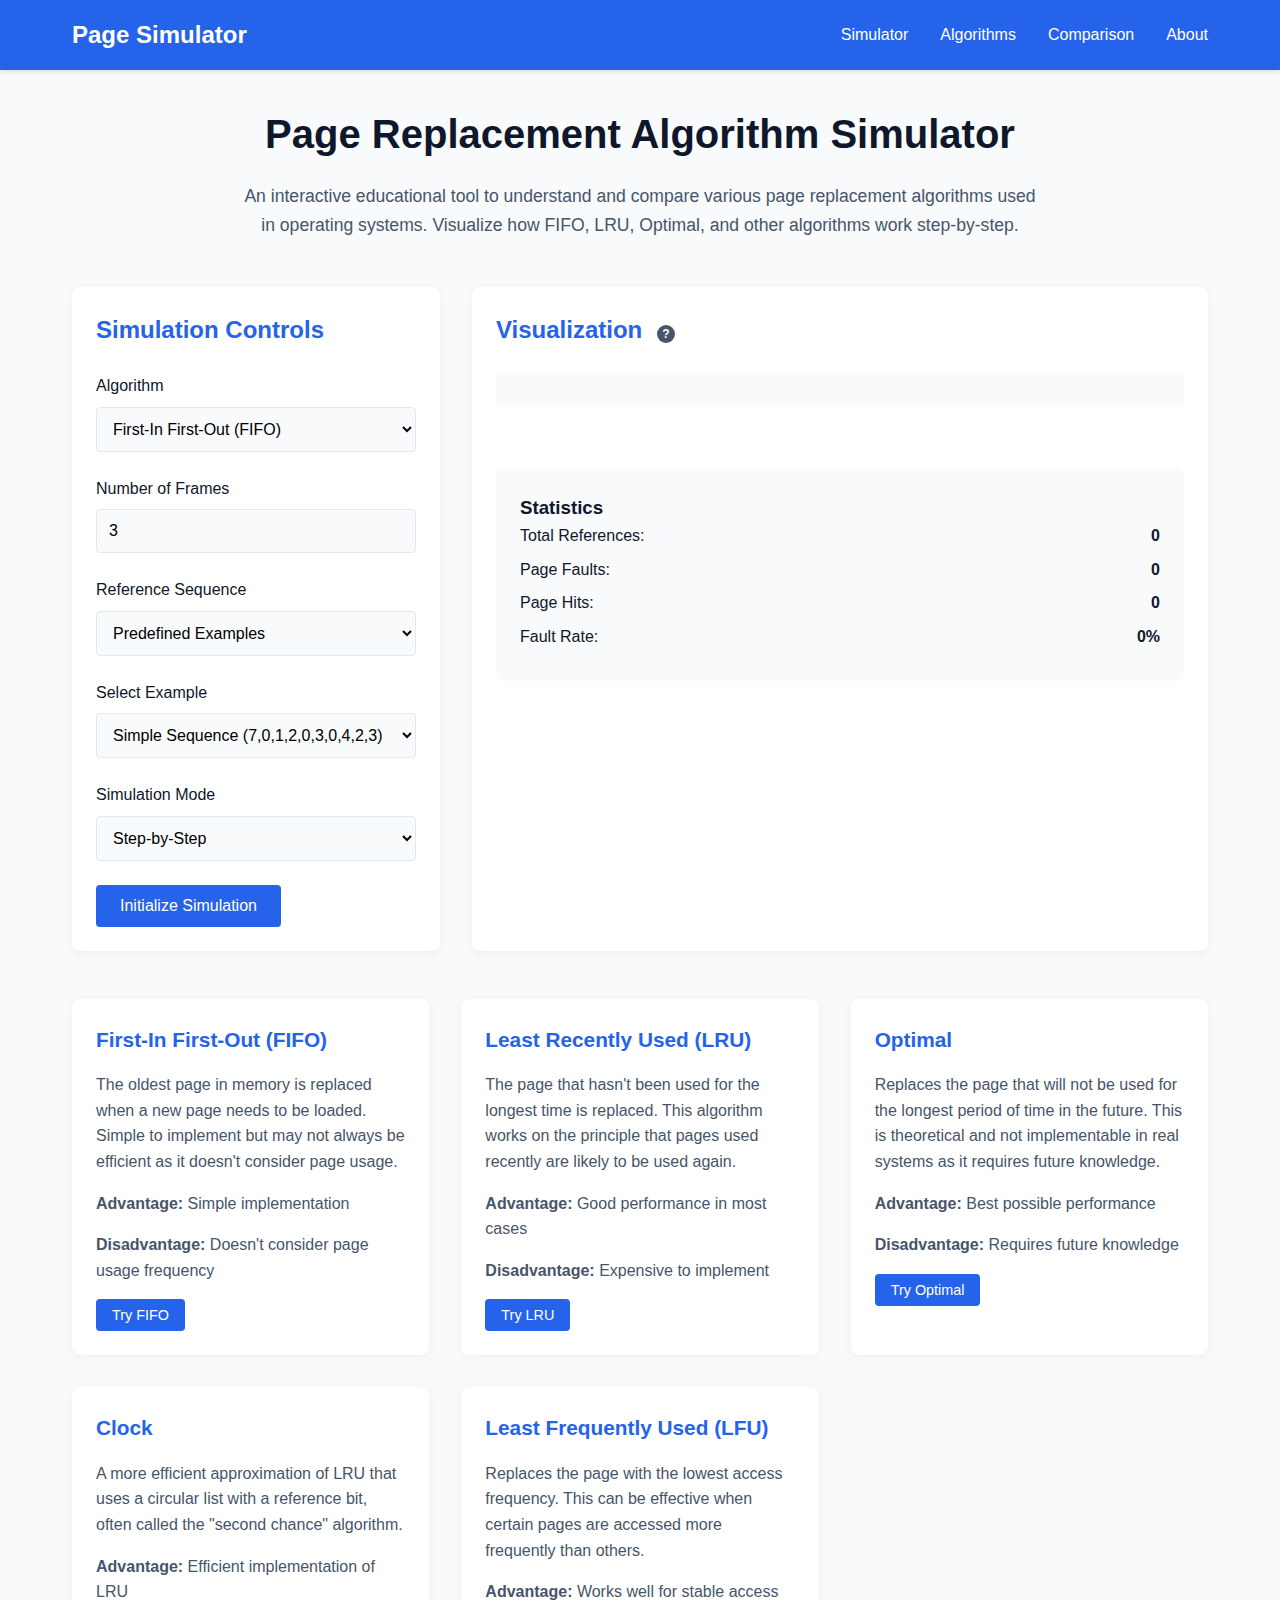
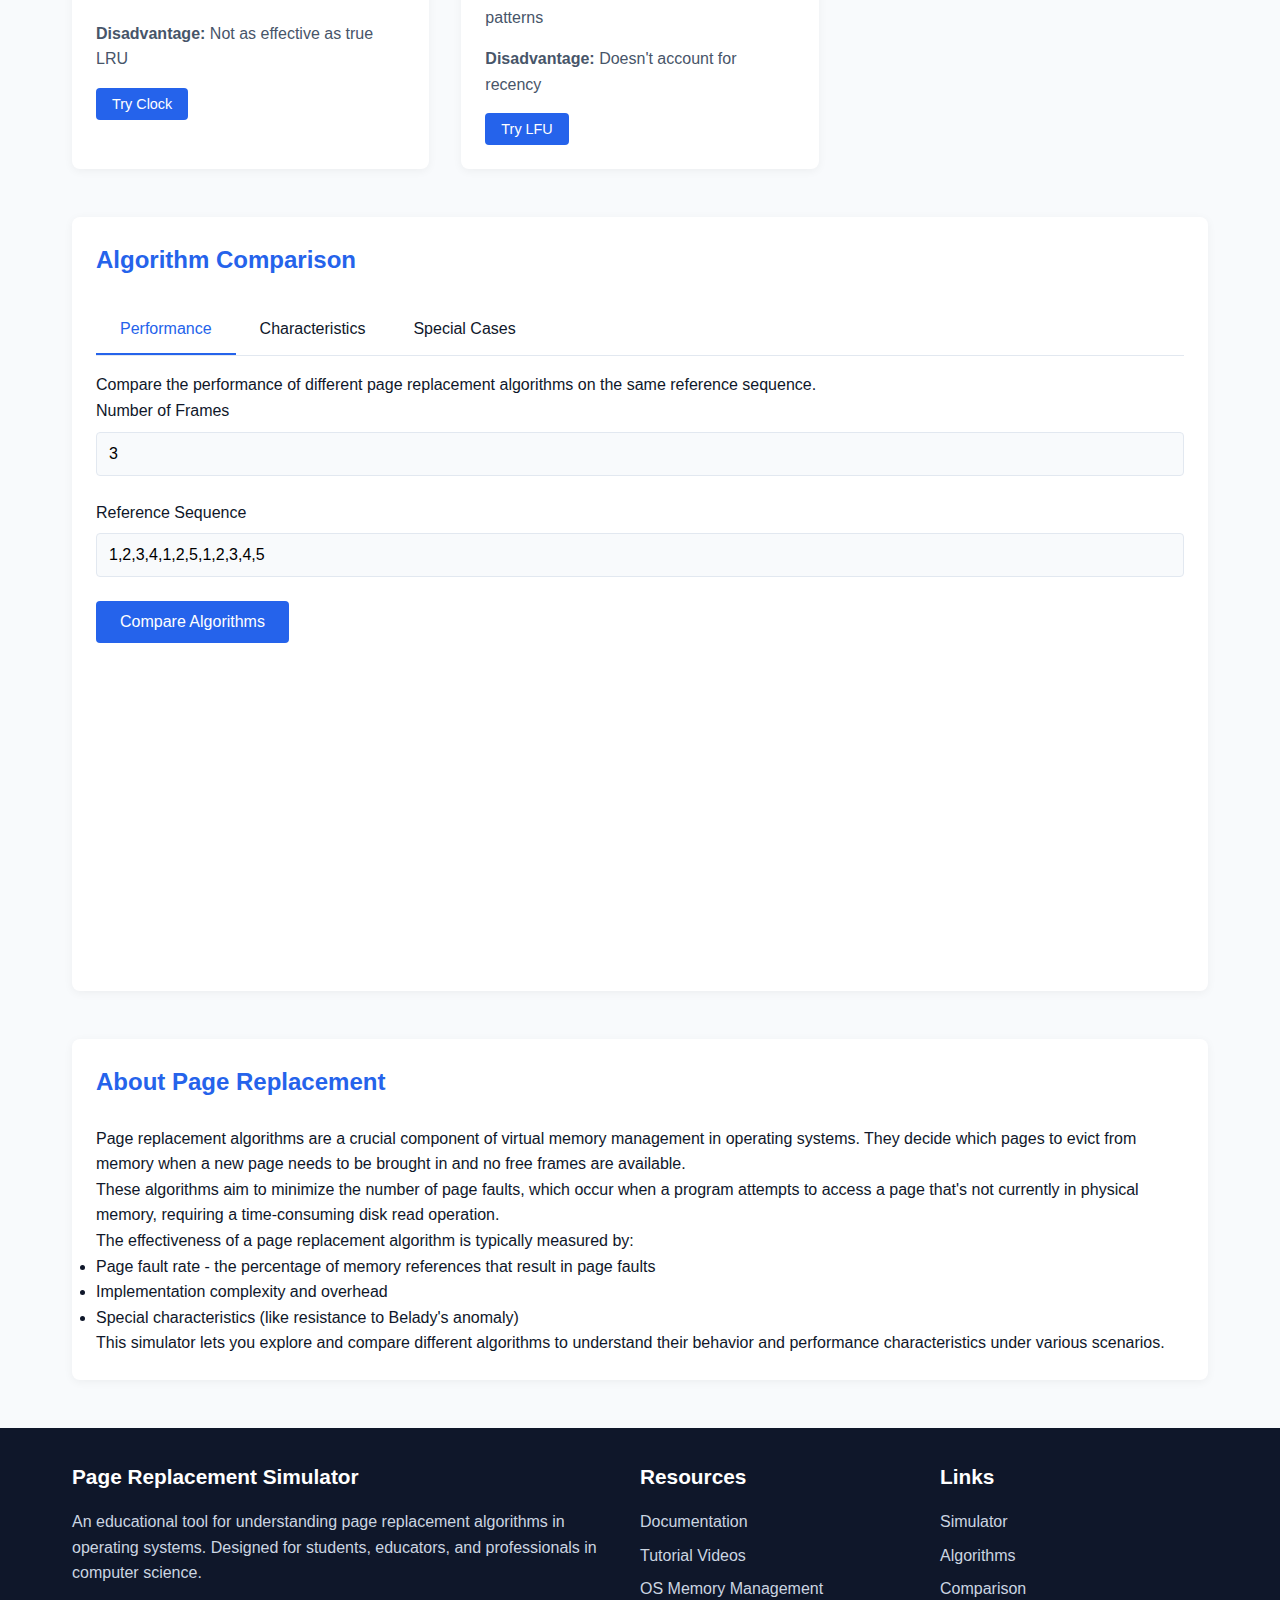
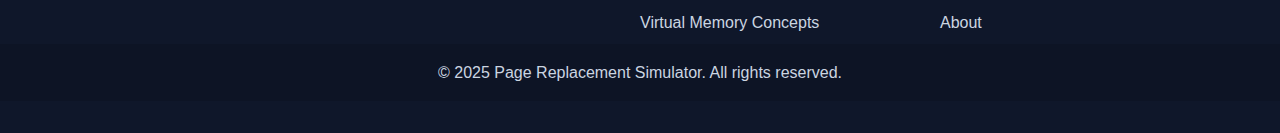
<file: website3.html>
<!DOCTYPE html>
<html lang="en">
<head>
    <meta charset="UTF-8">
    <meta name="viewport" content="width=device-width, initial-scale=1.0">
    <title>Page Replacement Algorithms - Interactive Simulator</title>
    <style>
        :root {
            --primary: #2563eb;
            --primary-dark: #1d4ed8;
            --secondary: #475569;
            --light: #f8fafc;
            --dark: #0f172a;
            --success: #22c55e;
            --warning: #f59e0b;
            --danger: #ef4444;
            --border: #e2e8f0;
        }
        
        * {
            margin: 0;
            padding: 0;
            box-sizing: border-box;
        }
        
        body {
            font-family: 'Segoe UI', Tahoma, Geneva, Verdana, sans-serif;
            line-height: 1.6;
            color: var(--dark);
            background-color: var(--light);
        }
        
        header {
            background-color: var(--primary);
            color: white;
            padding: 1rem 0;
            box-shadow: 0 2px 5px rgba(0, 0, 0, 0.1);
        }
        
        nav {
            display: flex;
            justify-content: space-between;
            align-items: center;
            max-width: 1200px;
            margin: 0 auto;
            padding: 0 2rem;
        }
        
        .logo {
            font-size: 1.5rem;
            font-weight: 700;
        }
        
        .nav-links {
            display: flex;
            list-style: none;
        }
        
        .nav-links li {
            margin-left: 2rem;
        }
        
        .nav-links a {
            color: white;
            text-decoration: none;
            transition: opacity 0.3s;
        }
        
        .nav-links a:hover {
            opacity: 0.8;
        }
        
        main {
            max-width: 1200px;
            margin: 2rem auto;
            padding: 0 2rem;
        }
        
        .hero {
            text-align: center;
            margin-bottom: 3rem;
        }
        
        .hero h1 {
            font-size: 2.5rem;
            margin-bottom: 1rem;
            color: var(--dark);
        }
        
        .hero p {
            font-size: 1.1rem;
            color: var(--secondary);
            max-width: 800px;
            margin: 0 auto;
        }
        
        .simulator-container {
            display: grid;
            grid-template-columns: 1fr 2fr;
            gap: 2rem;
            margin-bottom: 3rem;
        }
        
        .controls {
            background-color: white;
            border-radius: 8px;
            box-shadow: 0 2px 10px rgba(0, 0, 0, 0.05);
            padding: 1.5rem;
        }
        
        .visualization {
            background-color: white;
            border-radius: 8px;
            box-shadow: 0 2px 10px rgba(0, 0, 0, 0.05);
            padding: 1.5rem;
        }
        
        h2 {
            margin-bottom: 1.5rem;
            color: var(--primary);
            font-size: 1.5rem;
        }
        
        .form-group {
            margin-bottom: 1.5rem;
        }
        
        label {
            display: block;
            margin-bottom: 0.5rem;
            font-weight: 500;
        }
        
        select, input {
            width: 100%;
            padding: 0.75rem;
            border: 1px solid var(--border);
            border-radius: 4px;
            font-size: 1rem;
            background-color: var(--light);
            transition: border 0.3s;
        }
        
        select:focus, input:focus {
            outline: none;
            border-color: var(--primary);
        }
        
        .button {
            padding: 0.75rem 1.5rem;
            background-color: var(--primary);
            color: white;
            border: none;
            border-radius: 4px;
            font-size: 1rem;
            cursor: pointer;
            transition: background-color 0.3s;
        }
        
        .button:hover {
            background-color: var(--primary-dark);
        }
        
        .button-secondary {
            background-color: var(--secondary);
        }
        
        .reference-sequence {
            margin-top: 1rem;
            background-color: var(--light);
            padding: 1rem;
            border-radius: 4px;
            overflow-x: auto;
            white-space: nowrap;
        }
        
        .page-frame {
            display: inline-block;
            width: 40px;
            height: 40px;
            margin-right: 5px;
            text-align: center;
            line-height: 40px;
            background-color: var(--light);
            border: 1px solid var(--border);
            border-radius: 4px;
        }
        
        .memory-frames {
            display: flex;
            flex-direction: column;
            margin-top: 2rem;
        }
        
        .frame-row {
            display: flex;
            margin-bottom: 5px;
        }
        
        .frame-cell {
            width: 40px;
            height: 40px;
            margin-right: 5px;
            text-align: center;
            line-height: 40px;
            border: 1px solid var(--border);
            border-radius: 4px;
        }
        
        .frame-cell.hit {
            background-color: var(--success);
            color: white;
        }
        
        .frame-cell.fault {
            background-color: var(--danger);
            color: white;
        }
        
        .frame-cell.current {
            border: 2px solid var(--primary);
        }
        
        .empty {
            background-color: #f1f5f9;
        }
        
        .stats {
            margin-top: 2rem;
            padding: 1.5rem;
            background-color: var(--light);
            border-radius: 8px;
        }
        
        .stat-item {
            display: flex;
            justify-content: space-between;
            margin-bottom: 0.5rem;
        }
        
        .stat-value {
            font-weight: 600;
        }
        
        .algorithms {
            display: grid;
            grid-template-columns: repeat(auto-fit, minmax(300px, 1fr));
            gap: 2rem;
            margin-bottom: 3rem;
        }
        
        .algorithm-card {
            background-color: white;
            border-radius: 8px;
            box-shadow: 0 2px 10px rgba(0, 0, 0, 0.05);
            padding: 1.5rem;
            transition: transform 0.3s;
        }
        
        .algorithm-card:hover {
            transform: translateY(-5px);
        }
        
        .algorithm-card h3 {
            color: var(--primary);
            margin-bottom: 1rem;
            font-size: 1.3rem;
        }
        
        .algorithm-card p {
            margin-bottom: 1rem;
            color: var(--secondary);
        }
        
        .button-small {
            padding: 0.5rem 1rem;
            font-size: 0.9rem;
        }
        
        .comparison-container {
            background-color: white;
            border-radius: 8px;
            box-shadow: 0 2px 10px rgba(0, 0, 0, 0.05);
            padding: 1.5rem;
            margin-bottom: 3rem;
        }
        
        .comparison-chart {
            height: 300px;
            margin-top: 1.5rem;
        }
        
        footer {
            background-color: var(--dark);
            color: white;
            padding: 2rem 0;
        }
        
        .footer-content {
            max-width: 1200px;
            margin: 0 auto;
            padding: 0 2rem;
            display: grid;
            grid-template-columns: 2fr 1fr 1fr;
            gap: 2rem;
        }
        
        .footer-info h3 {
            font-size: 1.3rem;
            margin-bottom: 1rem;
        }
        
        .footer-info p {
            margin-bottom: 1rem;
            color: #cbd5e1;
        }
        
        .footer-links h3 {
            font-size: 1.3rem;
            margin-bottom: 1rem;
        }
        
        .footer-links ul {
            list-style: none;
        }
        
        .footer-links li {
            margin-bottom: 0.5rem;
        }
        
        .footer-links a {
            color: #cbd5e1;
            text-decoration: none;
            transition: color 0.3s;
        }
        
        .footer-links a:hover {
            color: white;
        }
        
        .copyright {
            text-align: center;
            padding: 1rem 0;
            background-color: rgba(0, 0, 0, 0.1);
            color: #cbd5e1;
        }
        
        @media (max-width: 768px) {
            .simulator-container {
                grid-template-columns: 1fr;
            }
            
            .footer-content {
                grid-template-columns: 1fr;
            }
        }
        
        /* Animation styles */
        .highlight {
            animation: highlight 1s;
        }
        
        @keyframes highlight {
            0% { background-color: var(--primary); }
            100% { background-color: transparent; }
        }
        
        /* Step controls */
        .step-controls {
            display: flex;
            justify-content: space-between;
            margin-top: 1rem;
        }
        
        .step-button {
            padding: 0.5rem 1rem;
            background-color: var(--secondary);
            color: white;
            border: none;
            border-radius: 4px;
            cursor: pointer;
            transition: background-color 0.3s;
        }
        
        .step-button:hover {
            background-color: var(--dark);
        }
        
        .step-button:disabled {
            background-color: var(--border);
            cursor: not-allowed;
        }
        
        /* Tutorial tooltip */
        .tooltip {
            position: relative;
            display: inline-block;
            margin-left: 0.5rem;
            cursor: pointer;
        }
        
        .tooltip-icon {
            display: inline-flex;
            align-items: center;
            justify-content: center;
            width: 18px;
            height: 18px;
            background-color: var(--secondary);
            color: white;
            border-radius: 50%;
            font-size: 12px;
        }
        
        .tooltip-text {
            visibility: hidden;
            width: 200px;
            background-color: var(--dark);
            color: white;
            text-align: center;
            border-radius: 6px;
            padding: 0.5rem;
            position: absolute;
            z-index: 1;
            bottom: 125%;
            left: 50%;
            transform: translateX(-50%);
            opacity: 0;
            transition: opacity 0.3s;
        }
        
        .tooltip-text::after {
            content: "";
            position: absolute;
            top: 100%;
            left: 50%;
            margin-left: -5px;
            border-width: 5px;
            border-style: solid;
            border-color: var(--dark) transparent transparent transparent;
        }
        
        .tooltip:hover .tooltip-text {
            visibility: visible;
            opacity: 1;
        }

        /* Custom reference sequence entry */
        .sequence-input {
            display: flex;
            gap: 0.5rem;
            margin-top: 1rem;
        }

        .sequence-input input {
            flex: 1;
        }

        .speed-control {
            display: flex;
            align-items: center;
            margin-top: 1rem;
        }

        .speed-control label {
            margin-right: 1rem;
            margin-bottom: 0;
        }

        .speed-slider {
            flex: 1;
        }

        /* Tabs for comparison */
        .tabs {
            display: flex;
            margin-bottom: 1rem;
            border-bottom: 1px solid var(--border);
        }

        .tab {
            padding: 0.75rem 1.5rem;
            cursor: pointer;
            border-bottom: 2px solid transparent;
            transition: all 0.3s;
        }

        .tab.active {
            border-bottom: 2px solid var(--primary);
            color: var(--primary);
            font-weight: 500;
        }

        .tab-content {
            display: none;
        }

        .tab-content.active {
            display: block;
        }
    </style>
</head>
<body>
    <header>
        <nav>
            <div class="logo">Page Simulator</div>
            <ul class="nav-links">
                <li><a href="#simulator">Simulator</a></li>
                <li><a href="#algorithms">Algorithms</a></li>
                <li><a href="#comparison">Comparison</a></li>
                <li><a href="#about">About</a></li>
            </ul>
        </nav>
    </header>
    
    <main>
        <section class="hero">
            <h1>Page Replacement Algorithm Simulator</h1>
            <p>An interactive educational tool to understand and compare various page replacement algorithms used in operating systems. Visualize how FIFO, LRU, Optimal, and other algorithms work step-by-step.</p>
        </section>
        
        <section id="simulator" class="simulator-container">
            <div class="controls">
                <h2>Simulation Controls</h2>
                <div class="form-group">
                    <label for="algorithm">Algorithm</label>
                    <select id="algorithm">
                        <option value="fifo">First-In First-Out (FIFO)</option>
                        <option value="lru">Least Recently Used (LRU)</option>
                        <option value="optimal">Optimal</option>
                        <option value="clock">Clock</option>
                        <option value="lfu">Least Frequently Used (LFU)</option>
                    </select>
                </div>
                
                <div class="form-group">
                    <label for="frames">Number of Frames</label>
                    <input type="number" id="frames" min="1" max="10" value="3">
                </div>
                
                <div class="form-group">
                    <label for="sequence-type">Reference Sequence</label>
                    <select id="sequence-type">
                        <option value="predefined">Predefined Examples</option>
                        <option value="random">Random Sequence</option>
                        <option value="custom">Custom Sequence</option>
                    </select>
                </div>
                
                <div class="form-group" id="predefined-group">
                    <label for="predefined-sequence">Select Example</label>
                    <select id="predefined-sequence">
                        <option value="simple">Simple Sequence (7,0,1,2,0,3,0,4,2,3)</option>
                        <option value="classic">Classic Example (1,2,3,4,1,2,5,1,2,3,4,5)</option>
                        <option value="belady">Belady's Anomaly Example (0,1,2,3,0,1,4,0,1,2,3,4)</option>
                    </select>
                </div>
                
                <div class="form-group" id="random-group" style="display: none;">
                    <label for="random-length">Sequence Length</label>
                    <input type="number" id="random-length" min="5" max="50" value="15">
                    <label for="random-range">Page Range (0 to N)</label>
                    <input type="number" id="random-range" min="3" max="20" value="10">
                </div>
                
                <div class="form-group" id="custom-group" style="display: none;">
                    <label for="custom-sequence">Enter sequence (comma-separated values)</label>
                    <input type="text" id="custom-sequence" placeholder="e.g., 1,2,3,4,1,2,5,1,2,3">
                </div>
                
                <div class="form-group">
                    <label for="simulation-mode">Simulation Mode</label>
                    <select id="simulation-mode">
                        <option value="step">Step-by-Step</option>
                        <option value="auto">Automatic</option>
                    </select>
                </div>
                
                <div class="speed-control" id="speed-control" style="display: none;">
                    <label for="simulation-speed">Speed</label>
                    <input type="range" id="simulation-speed" class="speed-slider" min="1" max="10" value="5">
                </div>
                
                <button id="start-button" class="button">Initialize Simulation</button>
                <button id="reset-button" class="button button-secondary" style="display: none; margin-top: 1rem;">Reset</button>
                
                <div id="step-controls" class="step-controls" style="display: none;">
                    <button id="prev-button" class="step-button" disabled>Previous</button>
                    <button id="next-button" class="step-button">Next</button>
                </div>
            </div>
            
            <div class="visualization">
                <h2>Visualization <span class="tooltip"><span class="tooltip-icon">?</span><span class="tooltip-text">Green: Hit, Red: Page Fault</span></span></h2>
                
                <div class="reference-sequence" id="reference-sequence">
                    <!-- Page reference sequence will be displayed here -->
                </div>
                
                <div class="memory-frames" id="memory-frames">
                    <!-- Memory frames visualization will be displayed here -->
                </div>
                
                <div class="stats" id="stats">
                    <h3>Statistics</h3>
                    <div class="stat-item">
                        <span>Total References:</span>
                        <span class="stat-value" id="total-refs">0</span>
                    </div>
                    <div class="stat-item">
                        <span>Page Faults:</span>
                        <span class="stat-value" id="page-faults">0</span>
                    </div>
                    <div class="stat-item">
                        <span>Page Hits:</span>
                        <span class="stat-value" id="page-hits">0</span>
                    </div>
                    <div class="stat-item">
                        <span>Fault Rate:</span>
                        <span class="stat-value" id="fault-rate">0%</span>
                    </div>
                </div>
            </div>
        </section>
        
        <section id="algorithms" class="algorithms">
            <div class="algorithm-card">
                <h3>First-In First-Out (FIFO)</h3>
                <p>The oldest page in memory is replaced when a new page needs to be loaded. Simple to implement but may not always be efficient as it doesn't consider page usage.</p>
                <p><strong>Advantage:</strong> Simple implementation</p>
                <p><strong>Disadvantage:</strong> Doesn't consider page usage frequency</p>
                <button class="button button-small" onclick="selectAlgorithm('fifo')">Try FIFO</button>
            </div>
            
            <div class="algorithm-card">
                <h3>Least Recently Used (LRU)</h3>
                <p>The page that hasn't been used for the longest time is replaced. This algorithm works on the principle that pages used recently are likely to be used again.</p>
                <p><strong>Advantage:</strong> Good performance in most cases</p>
                <p><strong>Disadvantage:</strong> Expensive to implement</p>
                <button class="button button-small" onclick="selectAlgorithm('lru')">Try LRU</button>
            </div>
            
            <div class="algorithm-card">
                <h3>Optimal</h3>
                <p>Replaces the page that will not be used for the longest period of time in the future. This is theoretical and not implementable in real systems as it requires future knowledge.</p>
                <p><strong>Advantage:</strong> Best possible performance</p>
                <p><strong>Disadvantage:</strong> Requires future knowledge</p>
                <button class="button button-small" onclick="selectAlgorithm('optimal')">Try Optimal</button>
            </div>
            
            <div class="algorithm-card">
                <h3>Clock</h3>
                <p>A more efficient approximation of LRU that uses a circular list with a reference bit, often called the "second chance" algorithm.</p>
                <p><strong>Advantage:</strong> Efficient implementation of LRU</p>
                <p><strong>Disadvantage:</strong> Not as effective as true LRU</p>
                <button class="button button-small" onclick="selectAlgorithm('clock')">Try Clock</button>
            </div>
            
            <div class="algorithm-card">
                <h3>Least Frequently Used (LFU)</h3>
                <p>Replaces the page with the lowest access frequency. This can be effective when certain pages are accessed more frequently than others.</p>
                <p><strong>Advantage:</strong> Works well for stable access patterns</p>
                <p><strong>Disadvantage:</strong> Doesn't account for recency</p>
                <button class="button button-small" onclick="selectAlgorithm('lfu')">Try LFU</button>
            </div>
        </section>
        
        <section id="comparison" class="comparison-container">
            <h2>Algorithm Comparison</h2>
            
            <div class="tabs">
                <div class="tab active" data-tab="performance">Performance</div>
                <div class="tab" data-tab="characteristics">Characteristics</div>
                <div class="tab" data-tab="cases">Special Cases</div>
            </div>
            
            <div id="performance" class="tab-content active">
                <p>Compare the performance of different page replacement algorithms on the same reference sequence.</p>
                
                <div class="form-group">
                    <label for="comp-frames">Number of Frames</label>
                    <input type="number" id="comp-frames" min="1" max="10" value="3">
                </div>
                
                <div class="form-group">
                    <label for="comp-sequence">Reference Sequence</label>
                    <input type="text" id="comp-sequence" value="1,2,3,4,1,2,5,1,2,3,4,5">
                </div>
                
                <button id="compare-button" class="button">Compare Algorithms</button>
                
                <div class="comparison-chart" id="comparison-chart">
                    <!-- Chart will be displayed here -->
                </div>
            </div>
            
            <div id="characteristics" class="tab-content">
                <h3>Algorithm Characteristics</h3>
                <div class="algorithm-card">
                    <h3>Implementation Complexity</h3>
                    <p><strong>FIFO:</strong> Low (Simple queue implementation)</p>
                    <p><strong>LRU:</strong> High (Requires tracking of all page accesses)</p>
                    <p><strong>Optimal:</strong> Very High (Requires future knowledge)</p>
                    <p><strong>Clock:</strong> Medium (Modified circular queue)</p>
                    <p><strong>LFU:</strong> High (Requires counting access frequency)</p>
                </div>
                
                <div class="algorithm-card">
                    <h3>Memory Overhead</h3>
                    <p><strong>FIFO:</strong> Low (Only queue pointers)</p>
                    <p><strong>LRU:</strong> High (Access time tracking for all pages)</p>
                    <p><strong>Optimal:</strong> Very High (Future reference list)</p>
                    <p><strong>Clock:</strong> Medium (Reference bits and pointer)</p>
                    <p><strong>LFU:</strong> High (Counters for all pages)</p>
                </div>
            </div>
            
            <div id="cases" class="tab-content">
                <h3>Special Cases</h3>
                
                <div class="algorithm-card">
                    <h3>Belady's Anomaly</h3>
                    <p>Belady's Anomaly is a phenomenon where increasing the number of page frames results in an increase in the number of page faults for some algorithms.</p>
                    <p>This can occur in FIFO, but not in algorithms like LRU and Optimal. Try the Belady's Anomaly example sequence with different frame sizes to observe this effect.</p>
                    <button class="button button-small" onclick="loadBeladyExample()">Load Belady Example</button>
                </div>
                
                <div class="algorithm-card">
                    <h3>Thrashing</h3>
                    <p>Thrashing occurs when a computer's virtual memory resources are overused, leading to a constant state of paging and page faults, inhibiting most application-level processing.</p>
                    <p>This can be observed when the number of frames is significantly less than the working set size of the process.</p>
                </div>
            </div>
        </section>
        
        <section id="about" class="comparison-container">
            <h2>About Page Replacement</h2>
            <p>Page replacement algorithms are a crucial component of virtual memory management in operating systems. They decide which pages to evict from memory when a new page needs to be brought in and no free frames are available.</p>
            
            <p>These algorithms aim to minimize the number of page faults, which occur when a program attempts to access a page that's not currently in physical memory, requiring a time-consuming disk read operation.</p>
            
            <p>The effectiveness of a page replacement algorithm is typically measured by:</p>
            <ul>
                <li>Page fault rate - the percentage of memory references that result in page faults</li>
                <li>Implementation complexity and overhead</li>
                <li>Special characteristics (like resistance to Belady's anomaly)</li>
            </ul>
            
            <p>This simulator lets you explore and compare different algorithms to understand their behavior and performance characteristics under various scenarios.</p>
        </section>
    </main>
    
    <footer>
        <div class="footer-content">
            <div class="footer-info">
                <h3>Page Replacement Simulator</h3>
                <p>An educational tool for understanding page replacement algorithms in operating systems. Designed for students, educators, and professionals in computer science.</p>
            </div>
            
            <div class="footer-links">
                <h3>Resources</h3>
                <ul>
                    <li><a href="#">Documentation</a></li>
                    <li><a href="#">Tutorial Videos</a></li>
                    <li><a href="#">OS Memory Management</a></li>
                    <li><a href="#">Virtual Memory Concepts</a></li>
                </ul>
            </div>
            
            <div class="footer-links">
                <h3>Links</h3>
                <ul>
                    <li><a href="#simulator">Simulator</a></li>
                    <li><a href="#algorithms">Algorithms</a></li>
                    <li><a href="#comparison">Comparison</a></li>
                    <li><a href="#about">About</a></li>
                </ul>
            </div>
        </div>
        
        <div class="copyright">
            <p>© 2025 Page Replacement Simulator. All rights reserved.</p>
        </div>
    </footer>
    
    <script>
        // Global variables
        let currentAlgorithm = 'fifo';
        let currentFrames = 3;
        let currentSequence = [];
        let currentStep = -1;
        let simulationHistory = [];
        let autoSimInterval = null;
        
        // DOM Elements
        const algorithmSelect = document.getElementById('algorithm');
        const framesInput = document.getElementById('frames');
        const sequenceTypeSelect = document.getElementById('sequence-type');
        const predefinedGroup = document.getElementById('predefined-group');
        const randomGroup = document.getElementById('random-group');
        const customGroup = document.getElementById('custom-group');
        const predefinedSequenceSelect = document.getElementById('predefined-sequence');
        const randomLengthInput = document.getElementById('random-length');
        const randomRangeInput = document.getElementById('random-range');
        const customSequenceInput = document.getElementById('custom-sequence');
        const simulationModeSelect = document.getElementById('simulation-mode');
        const speedControl = document.getElementById('speed-control');
        const simulationSpeedInput = document.getElementById('simulation-speed');
        const startButton = document.getElementById('start-button');
        const resetButton = document.getElementById('reset-button');
        const stepControls = document.getElementById('step-controls');
        const prevButton = document.getElementById('prev-button');
        const nextButton = document.getElementById('next-button');
        const referenceSequenceContainer = document.getElementById('reference-sequence');
        const memoryFramesContainer = document.getElementById('memory-frames');
        const totalRefsElement = document.getElementById('total-refs');
        const pageFaultsElement = document.getElementById('page-faults');
        const pageHitsElement = document.getElementById('page-hits');
        const faultRateElement = document.getElementById('fault-rate');
        const compFramesInput = document.getElementById('comp-frames');
        const compSequenceInput = document.getElementById('comp-sequence');
        const compareButton = document.getElementById('compare-button');
        const comparisonChartContainer = document.getElementById('comparison-chart');
        
        // Event Listeners
        document.addEventListener('DOMContentLoaded', function() {
            // Initialize UI
            sequenceTypeSelect.addEventListener('change', updateSequenceUI);
            simulationModeSelect.addEventListener('change', updateSimulationModeUI);
            startButton.addEventListener('click', initializeSimulation);
            resetButton.addEventListener('click', resetSimulation);
            prevButton.addEventListener('click', previousStep);
            nextButton.addEventListener('click', nextStep);
            compareButton.addEventListener('click', compareAlgorithms);
            
            // Tab functionality
            const tabs = document.querySelectorAll('.tab');
            tabs.forEach(tab => {
                tab.addEventListener('click', function() {
                    const tabId = this.getAttribute('data-tab');
</file>
